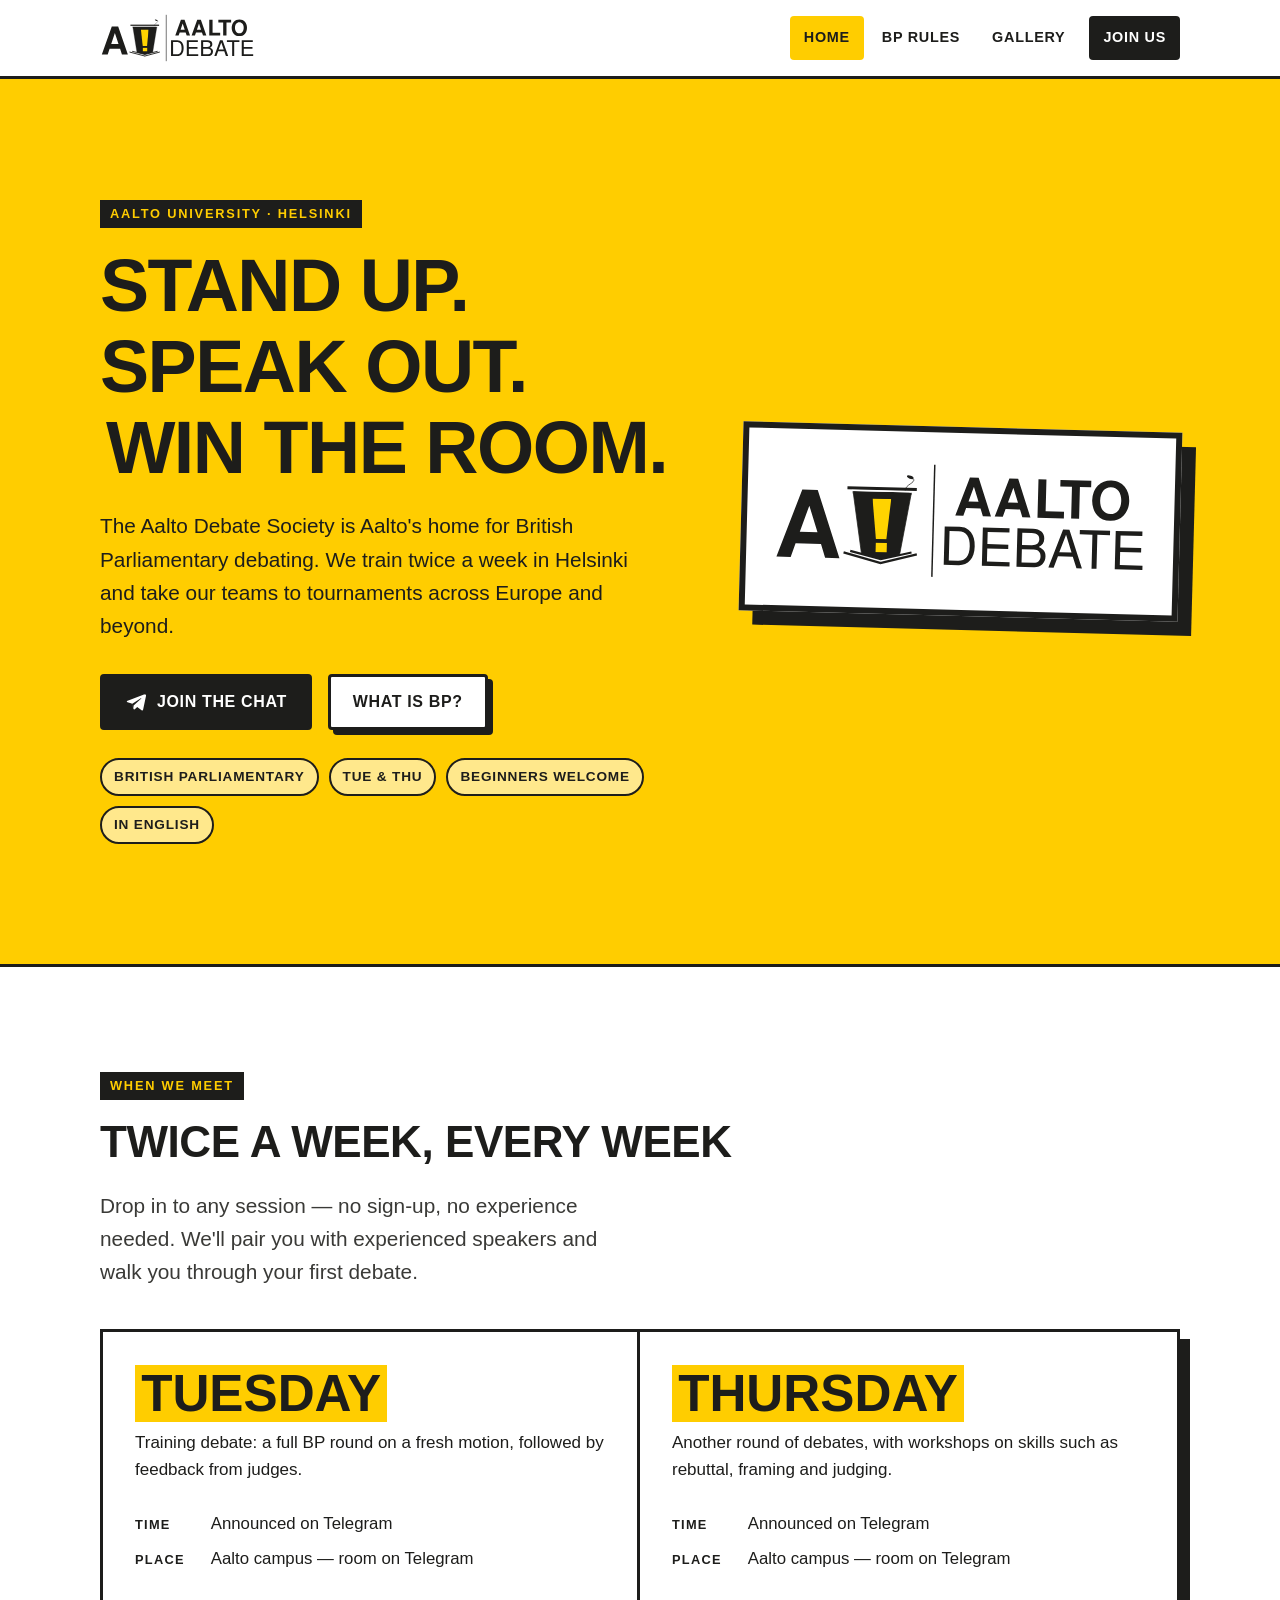
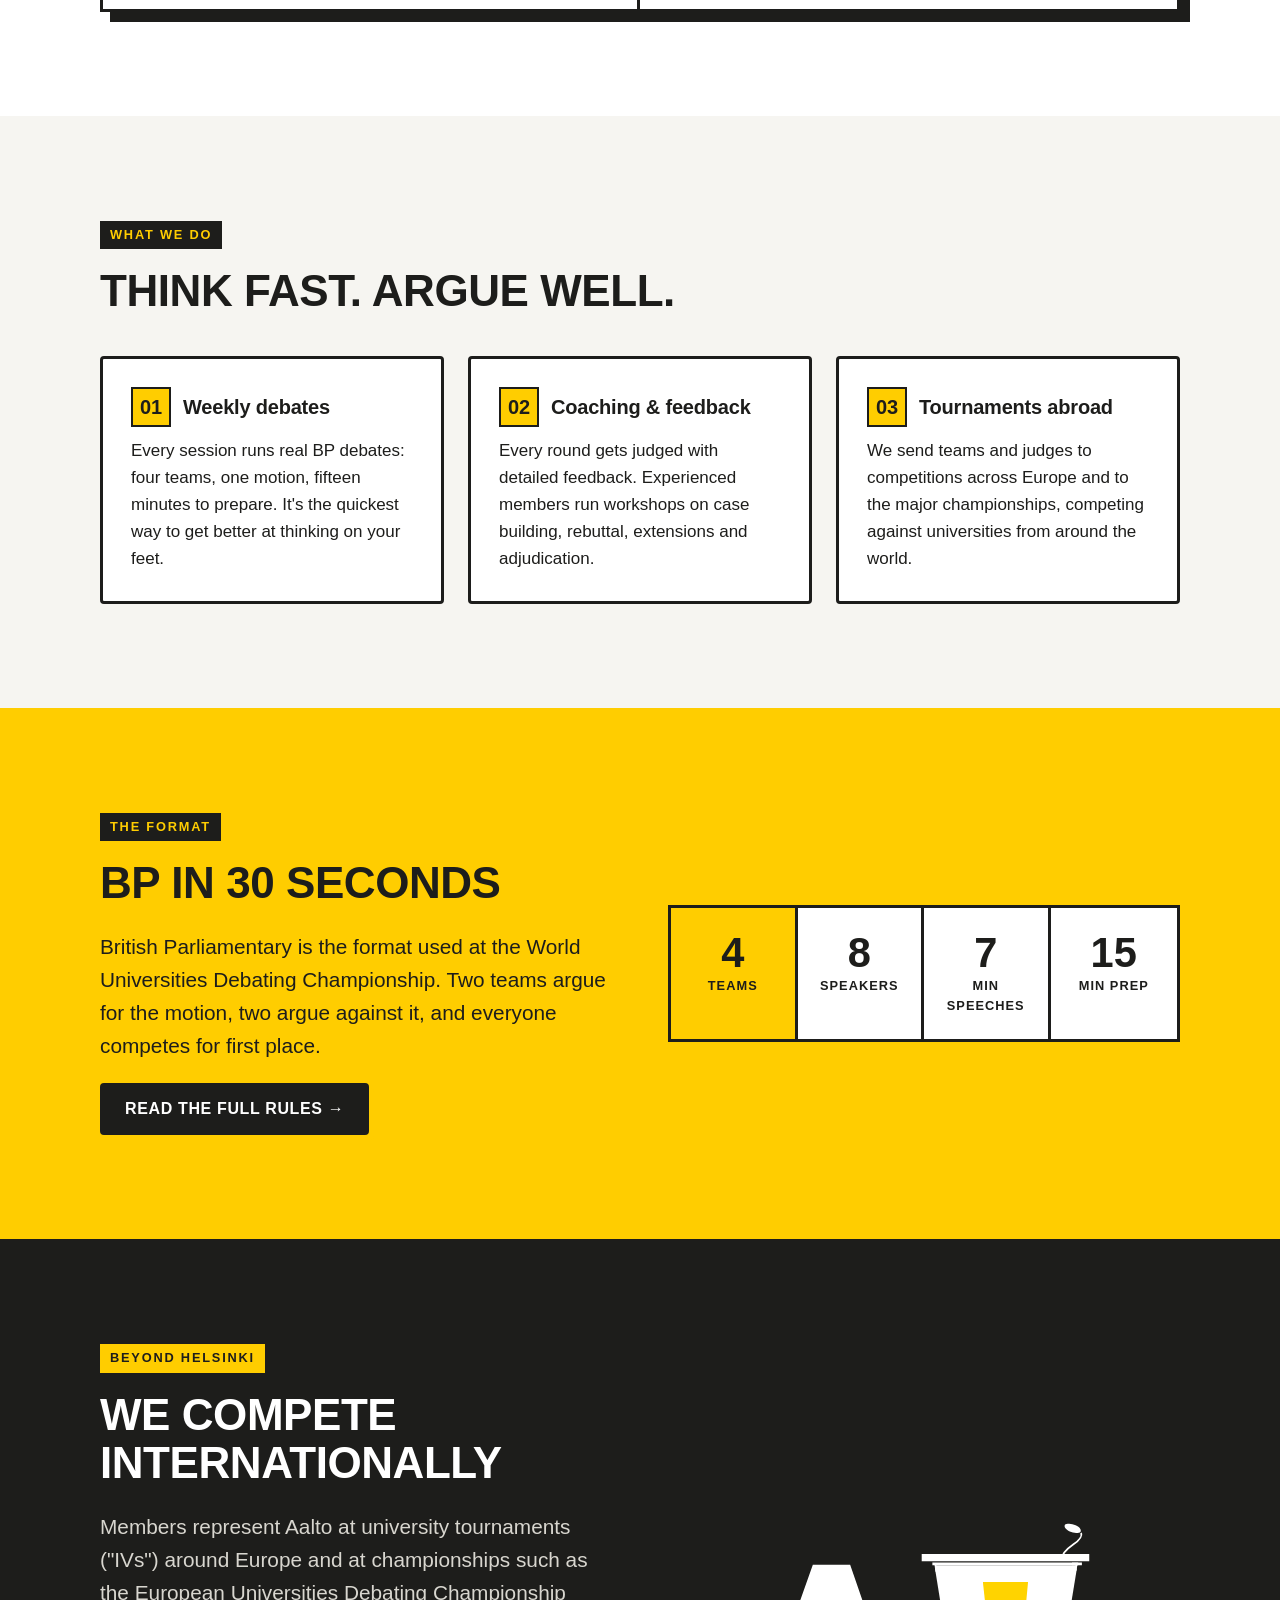
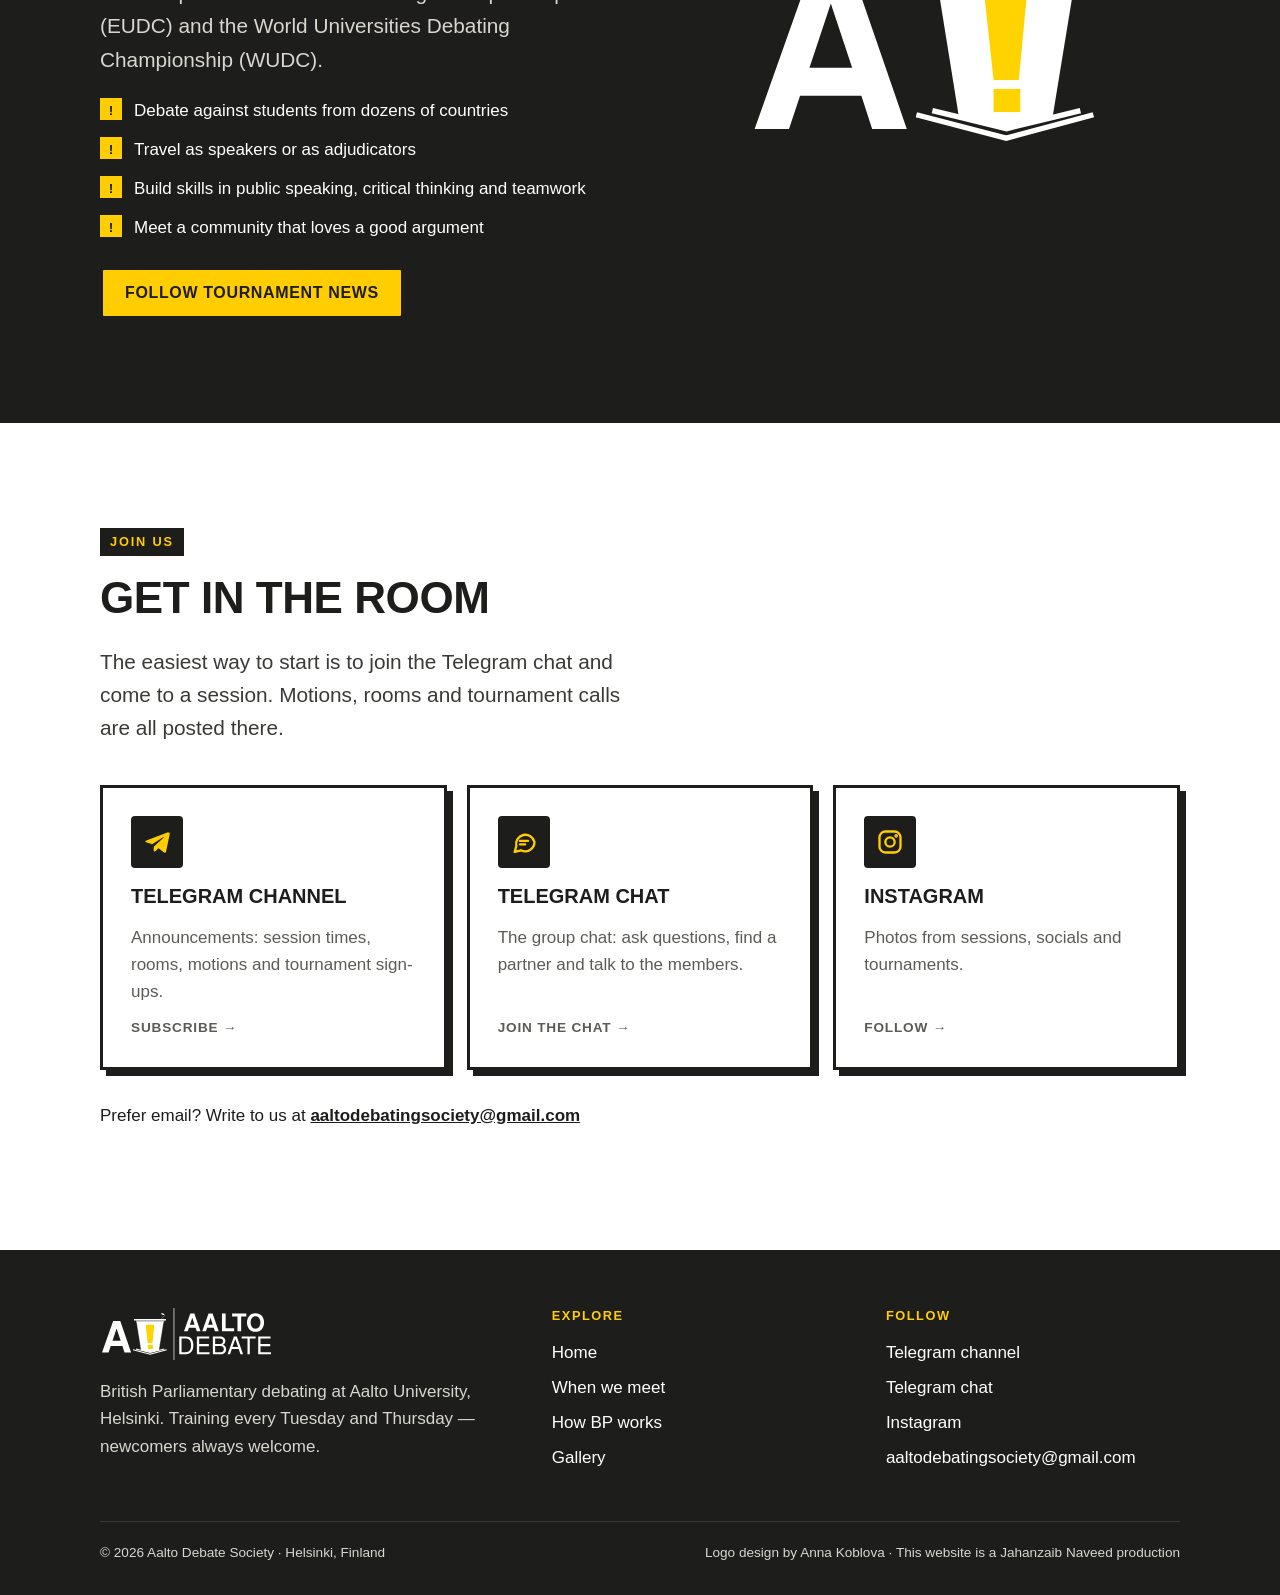
<file: index.html>
<!doctype html>
<html lang="en">
<head>
<meta charset="utf-8">
<meta name="viewport" content="width=device-width, initial-scale=1">
<title>Aalto Debate Society — British Parliamentary debating in Helsinki</title>
<meta name="description" content="The Aalto Debate Society trains in British Parliamentary (BP) debate every Tuesday and Thursday in Helsinki, Finland, and competes at international tournaments. Beginners welcome.">
<meta property="og:title" content="Aalto Debate Society">
<meta property="og:description" content="British Parliamentary debating in Helsinki. Tuesdays & Thursdays. Beginners welcome.">
<meta property="og:image" content="assets/img/og-image.png">
<meta name="theme-color" content="#FFCD00">
<link rel="icon" href="assets/img/logo-mark.svg" type="image/svg+xml">
<link rel="stylesheet" href="assets/css/style.css">
</head>
<body data-page="home">
<a class="skip" href="#main">Skip to content</a>
<header class="site-header">
  <div class="wrap">
    <a class="brand" href="index.html" aria-label="Aalto Debate Society — home"><img src="assets/img/logo.svg" alt="Aalto Debate" width="200" height="60"></a>
    <button class="menu-btn" aria-expanded="false" aria-controls="nav">Menu</button>
    <nav class="nav" id="nav" aria-label="Main">
      <a href="index.html" data-page="home" aria-current="page">Home</a>
      <a href="bp-rules.html" data-page="rules">BP Rules</a>
      <a href="gallery.html" data-page="gallery">Gallery</a>
      <a class="nav-cta" href="index.html#join">Join us</a>
    </nav>
  </div>
</header>

<main id="main">
  <!-- HERO -->
  <section class="hero">
    <div class="wrap">
      <div>
        <span class="eyebrow">Aalto University · Helsinki</span>
        <h1>Stand up.<br>Speak&nbsp;out.<br><span class="mark">Win the room.</span></h1>
        <p class="lead">The Aalto Debate Society is Aalto's home for British Parliamentary debating. We train twice a week in Helsinki and take our teams to tournaments across Europe and beyond.</p>
        <div class="btn-row">
          <a class="btn btn-dark" data-link="telegramChat" href="#join">
            <svg viewBox="0 0 24 24" fill="currentColor" aria-hidden="true"><path d="M21.4 3.6 2.9 10.7c-1.3.5-1.2 1.2-.2 1.5l4.7 1.5 1.8 5.5c.2.6.1.9.8.9.5 0 .7-.2 1-.5l2.3-2.2 4.8 3.5c.9.5 1.5.2 1.7-.8l3.1-14.7c.3-1.3-.5-1.9-1.5-1.4Zm-3.6 4.6-8.4 7.6-.3 3.4-1.6-5 9.8-6.2c.5-.3.9-.1.5.2Z"/></svg>
            Join the chat
          </a>
          <a class="btn" href="bp-rules.html">What is BP?</a>
        </div>
        <div class="hero-meta">
          <span class="chip">British Parliamentary</span>
          <span class="chip">Tue &amp; Thu</span>
          <span class="chip">Beginners welcome</span>
          <span class="chip">In English</span>
        </div>
      </div>
      <div class="hero-card" aria-hidden="true">
        <img src="assets/img/logo.svg" alt="" width="510" height="165">
      </div>
    </div>
  </section>

  <!-- MEETINGS -->
  <section id="meet">
    <div class="wrap">
      <div class="section-head">
        <span class="eyebrow">When we meet</span>
        <h2>Twice a week, every week</h2>
        <p class="lead">Drop in to any session — no sign-up, no experience needed. We'll pair you with experienced speakers and walk you through your first debate.</p>
      </div>
      <div class="meet">
        <div class="meet-day">
          <div class="day"><span>Tuesday</span></div>
          <p>Training debate: a full BP round on a fresh motion, followed by feedback from judges.</p>
          <div class="meet-info">
            <div><strong>Time</strong> <span data-meet="time">Announced on Telegram</span></div>
            <div><strong>Place</strong> <span data-meet="place">Aalto campus — room on Telegram</span></div>
          </div>
        </div>
        <div class="meet-day">
          <div class="day"><span>Thursday</span></div>
          <p>Another round of debates, with workshops on skills such as rebuttal, framing and judging.</p>
          <div class="meet-info">
            <div><strong>Time</strong> <span data-meet="time">Announced on Telegram</span></div>
            <div><strong>Place</strong> <span data-meet="place">Aalto campus — room on Telegram</span></div>
          </div>
        </div>
      </div>
    </div>
  </section>

  <!-- WHAT WE DO -->
  <section class="section-paper">
    <div class="wrap">
      <div class="section-head">
        <span class="eyebrow">What we do</span>
        <h2>Think fast. Argue well.</h2>
      </div>
      <div class="grid grid-3">
        <div class="card">
          <h3><span class="num">01</span> Weekly debates</h3>
          <p>Every session runs real BP debates: four teams, one motion, fifteen minutes to prepare. It's the quickest way to get better at thinking on your feet.</p>
        </div>
        <div class="card">
          <h3><span class="num">02</span> Coaching &amp; feedback</h3>
          <p>Every round gets judged with detailed feedback. Experienced members run workshops on case building, rebuttal, extensions and adjudication.</p>
        </div>
        <div class="card">
          <h3><span class="num">03</span> Tournaments abroad</h3>
          <p>We send teams and judges to competitions across Europe and to the major championships, competing against universities from around the world.</p>
        </div>
      </div>
    </div>
  </section>

  <!-- BP AT A GLANCE -->
  <section class="section-yellow">
    <div class="wrap">
      <div class="split">
        <div>
          <span class="eyebrow">The format</span>
          <h2>BP in 30 seconds</h2>
          <p class="lead" style="color:var(--ink)">British Parliamentary is the format used at the World Universities Debating Championship. Two teams argue for the motion, two argue against it, and everyone competes for first place.</p>
          <a class="btn btn-dark" href="bp-rules.html">Read the full rules →</a>
        </div>
        <div class="points" style="background:var(--paper);margin:0">
          <div><div class="pts">4</div><div class="rank">teams</div></div>
          <div><div class="pts">8</div><div class="rank">speakers</div></div>
          <div><div class="pts">7</div><div class="rank">min speeches</div></div>
          <div><div class="pts">15</div><div class="rank">min prep</div></div>
        </div>
      </div>
    </div>
  </section>

  <!-- TOURNAMENTS -->
  <section class="section-dark">
    <div class="wrap">
      <div class="split">
        <div>
          <span class="eyebrow" style="background:var(--yellow);color:var(--ink)">Beyond Helsinki</span>
          <h2>We compete internationally</h2>
          <p class="lead">Members represent Aalto at university tournaments ("IVs") around Europe and at championships such as the European Universities Debating Championship (EUDC) and the World Universities Debating Championship (WUDC).</p>
          <ul class="list-check">
            <li>Debate against students from dozens of countries</li>
            <li>Travel as speakers or as adjudicators</li>
            <li>Build skills in public speaking, critical thinking and teamwork</li>
            <li>Meet a community that loves a good argument</li>
          </ul>
          <a class="btn btn-primary" data-link="telegramChannel" href="#join">Follow tournament news</a>
        </div>
        <div style="display:grid;place-items:center">
          <img src="assets/img/logo-mark-inverse.svg" alt="" width="360" height="230" style="width:min(360px,80%);height:auto">
        </div>
      </div>
    </div>
  </section>

  <!-- JOIN -->
  <section id="join">
    <div class="wrap">
      <div class="section-head">
        <span class="eyebrow">Join us</span>
        <h2>Get in the room</h2>
        <p class="lead">The easiest way to start is to join the Telegram chat and come to a session. Motions, rooms and tournament calls are all posted there.</p>
      </div>
      <div class="social">
        <a data-link="telegramChannel" href="#">
          <span class="icon"><svg viewBox="0 0 24 24" fill="currentColor" aria-hidden="true"><path d="M21.4 3.6 2.9 10.7c-1.3.5-1.2 1.2-.2 1.5l4.7 1.5 1.8 5.5c.2.6.1.9.8.9.5 0 .7-.2 1-.5l2.3-2.2 4.8 3.5c.9.5 1.5.2 1.7-.8l3.1-14.7c.3-1.3-.5-1.9-1.5-1.4Zm-3.6 4.6-8.4 7.6-.3 3.4-1.6-5 9.8-6.2c.5-.3.9-.1.5.2Z"/></svg></span>
          <strong>Telegram channel</strong>
          <span>Announcements: session times, rooms, motions and tournament sign-ups.</span>
          <span class="go">Subscribe →</span>
        </a>
        <a data-link="telegramChat" href="#">
          <span class="icon"><svg viewBox="0 0 24 24" fill="none" stroke="currentColor" stroke-width="2" stroke-linecap="round" stroke-linejoin="round" aria-hidden="true"><path d="M21 12a8 8 0 0 1-11.6 7.1L4 20.5l1.4-4.9A8 8 0 1 1 21 12Z"/><path d="M8.5 11h7M8.5 14h4.5"/></svg></span>
          <strong>Telegram chat</strong>
          <span>The group chat: ask questions, find a partner and talk to the members.</span>
          <span class="go">Join the chat →</span>
        </a>
        <a data-link="instagram" href="#">
          <span class="icon"><svg viewBox="0 0 24 24" fill="none" stroke="currentColor" stroke-width="2" stroke-linecap="round" aria-hidden="true"><rect x="3" y="3" width="18" height="18" rx="5"/><circle cx="12" cy="12" r="4"/><circle cx="17.3" cy="6.7" r=".6" fill="currentColor"/></svg></span>
          <strong>Instagram</strong>
          <span>Photos from sessions, socials and tournaments.</span>
          <span class="go">Follow →</span>
        </a>
      </div>
      <p style="margin-top:32px">Prefer email? Write to us at <a data-link="email" href="#"><strong>aaltodebatingsociety@gmail.com</strong></a></p>
    </div>
  </section>
</main>

<footer class="site-footer">
  <div class="wrap">
    <div class="footer-grid">
      <div>
        <img src="assets/img/logo-inverse.svg" alt="Aalto Debate" width="190" height="56">
        <p>British Parliamentary debating at Aalto University, Helsinki. Training every Tuesday and Thursday — newcomers always welcome.</p>
      </div>
      <div>
        <h4>Explore</h4>
        <ul>
          <li><a href="index.html">Home</a></li>
          <li><a href="index.html#meet">When we meet</a></li>
          <li><a href="bp-rules.html">How BP works</a></li>
          <li><a href="gallery.html">Gallery</a></li>
        </ul>
      </div>
      <div>
        <h4>Follow</h4>
        <ul>
          <li><a data-link="telegramChannel" href="#">Telegram channel</a></li>
          <li><a data-link="telegramChat" href="#">Telegram chat</a></li>
          <li><a data-link="instagram" href="#">Instagram</a></li>
          <li><a data-link="email" href="#">aaltodebatingsociety@gmail.com</a></li>
        </ul>
      </div>
    </div>
    <div class="footer-bottom">
      <span>© <span data-year>2026</span> Aalto Debate Society · Helsinki, Finland</span>
      <span>Logo design by Anna Koblova · This website is a Jahanzaib Naveed production</span>
    </div>
  </div>
</footer>
<script src="assets/js/config.js"></script>
<script src="assets/js/main.js"></script>
</body>
</html>
</file>
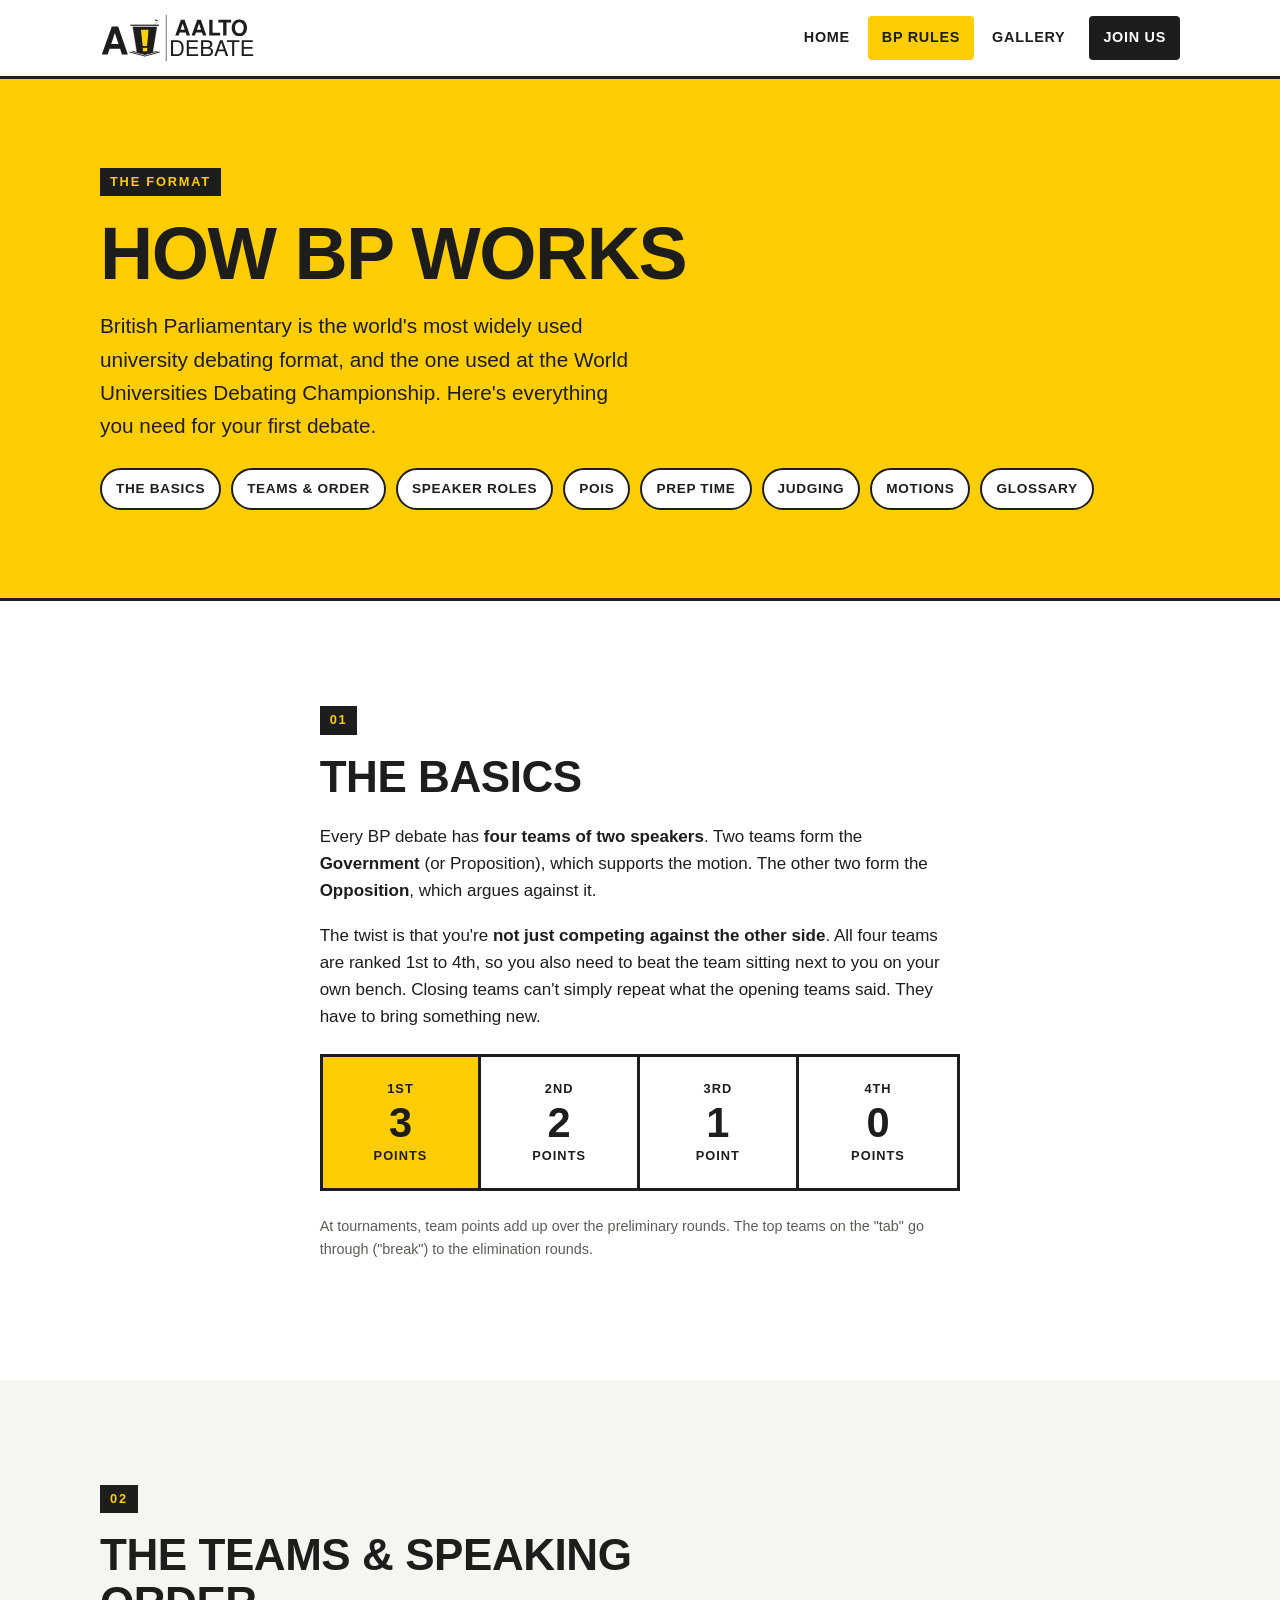
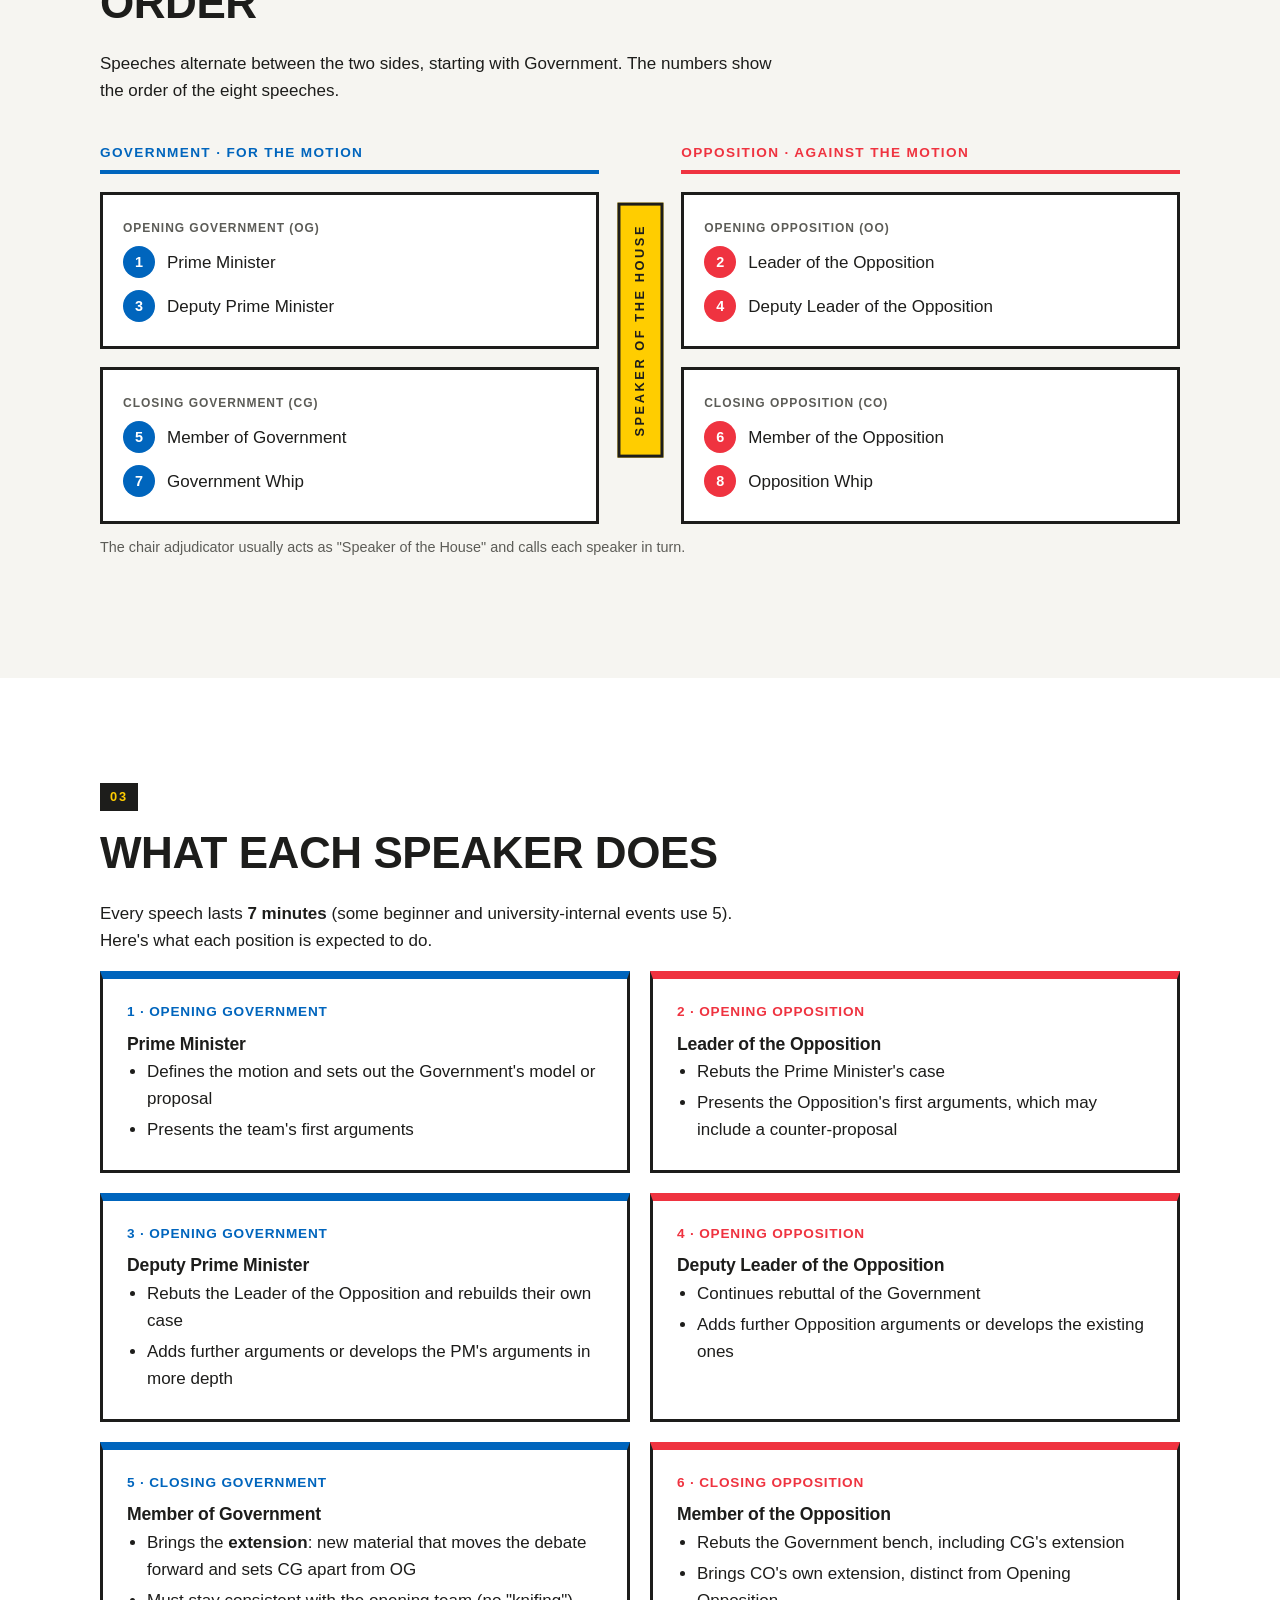
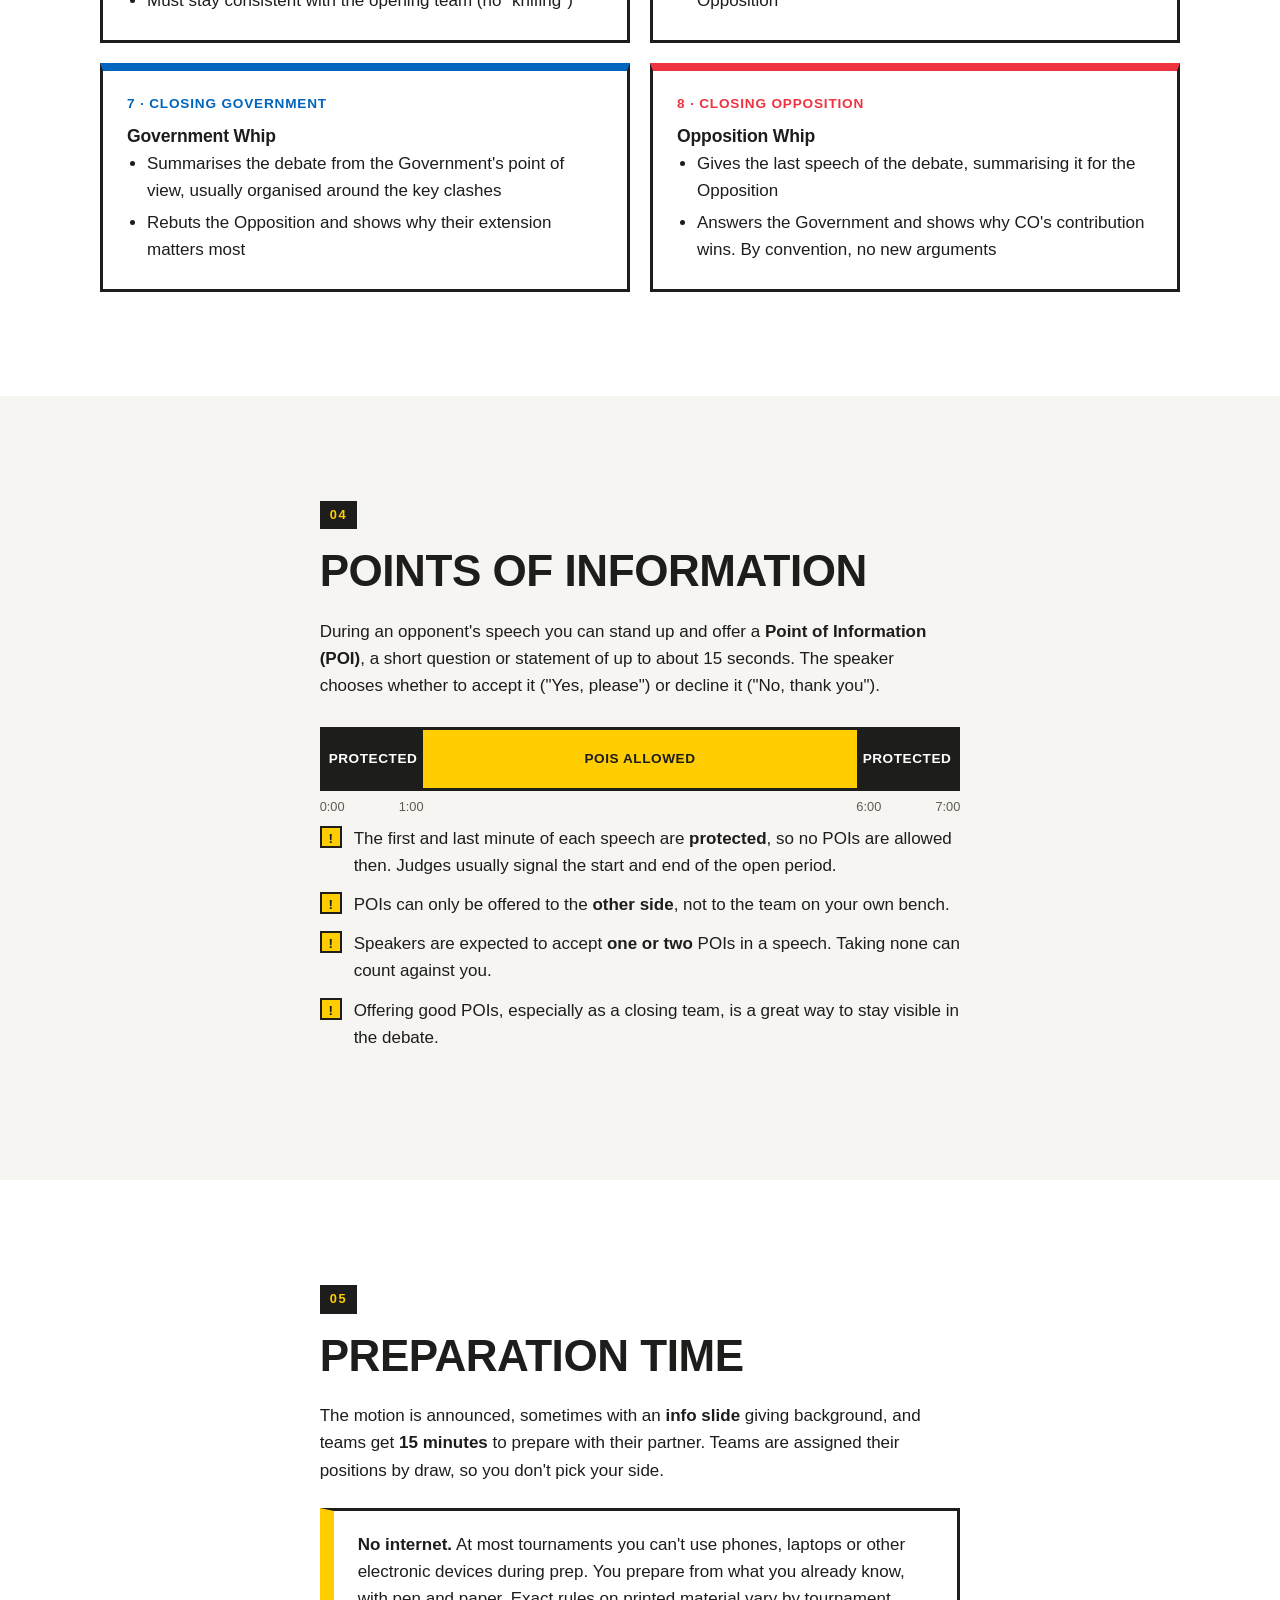
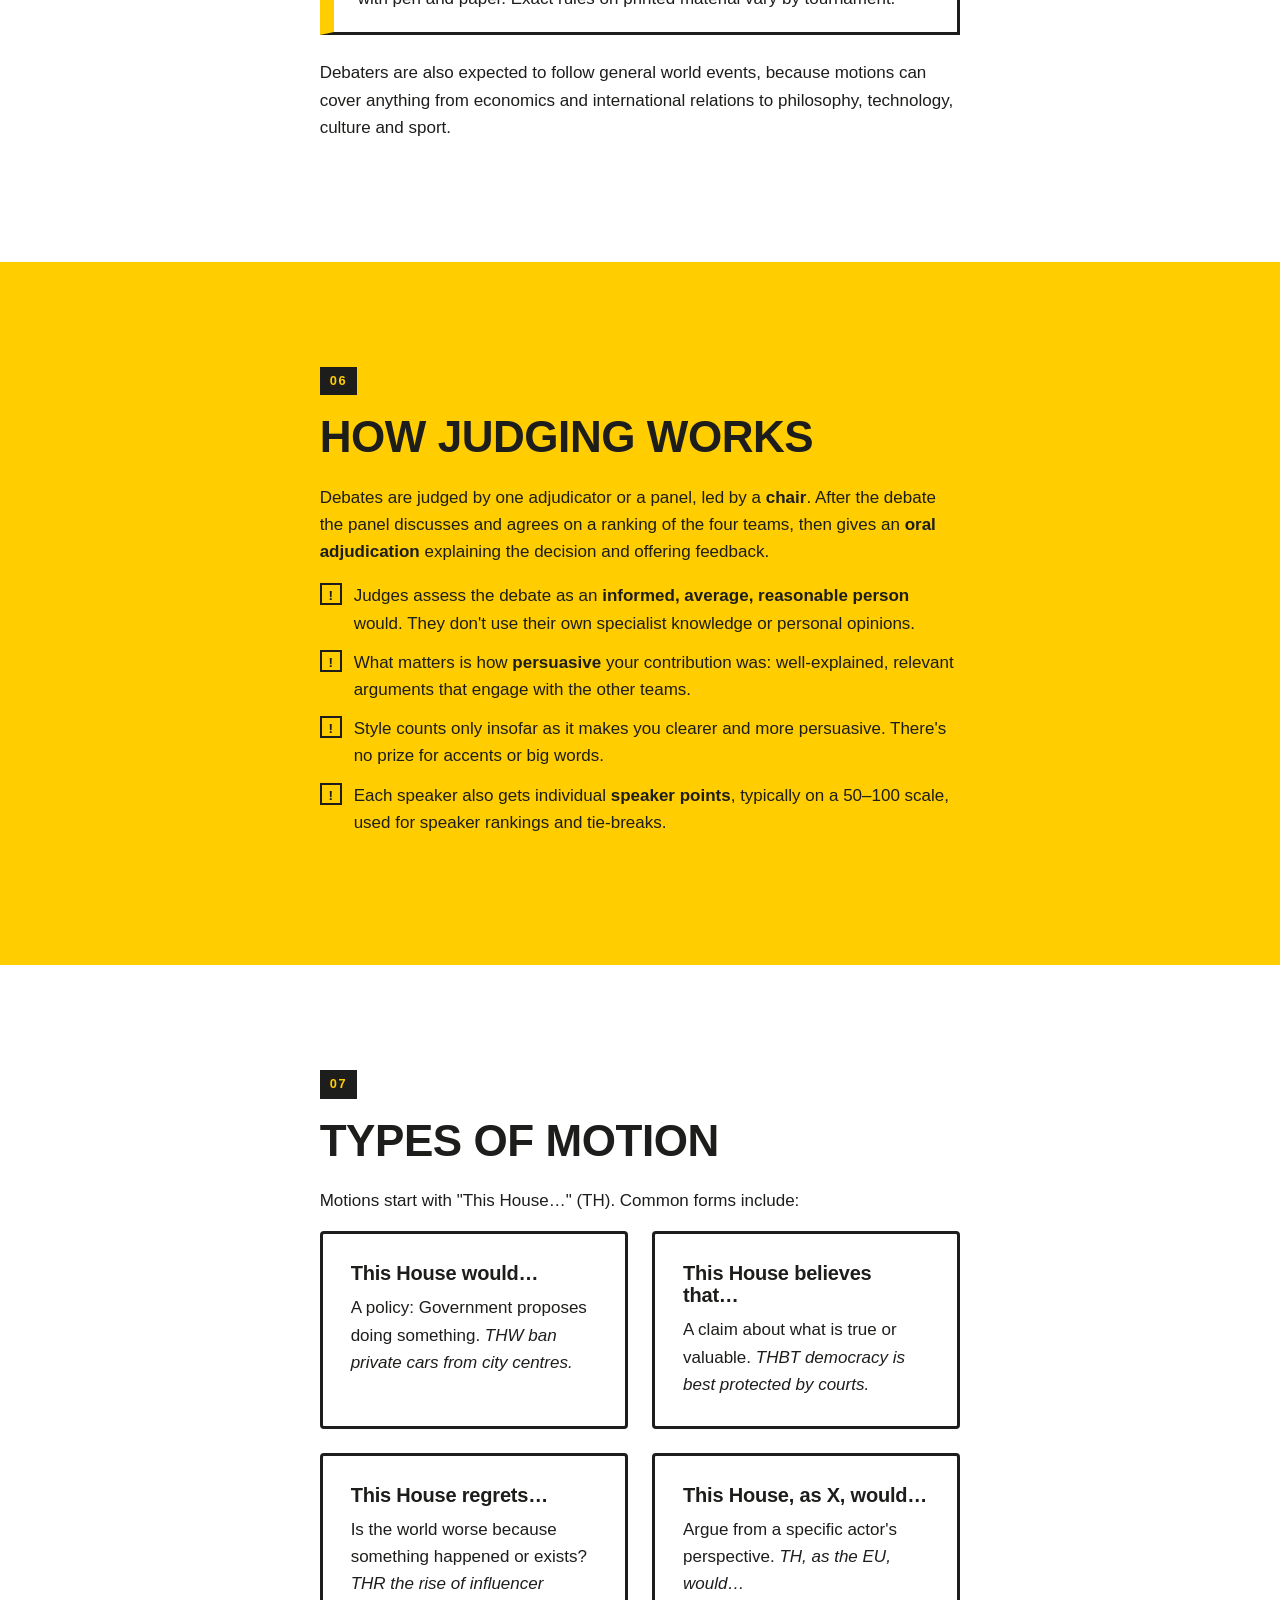
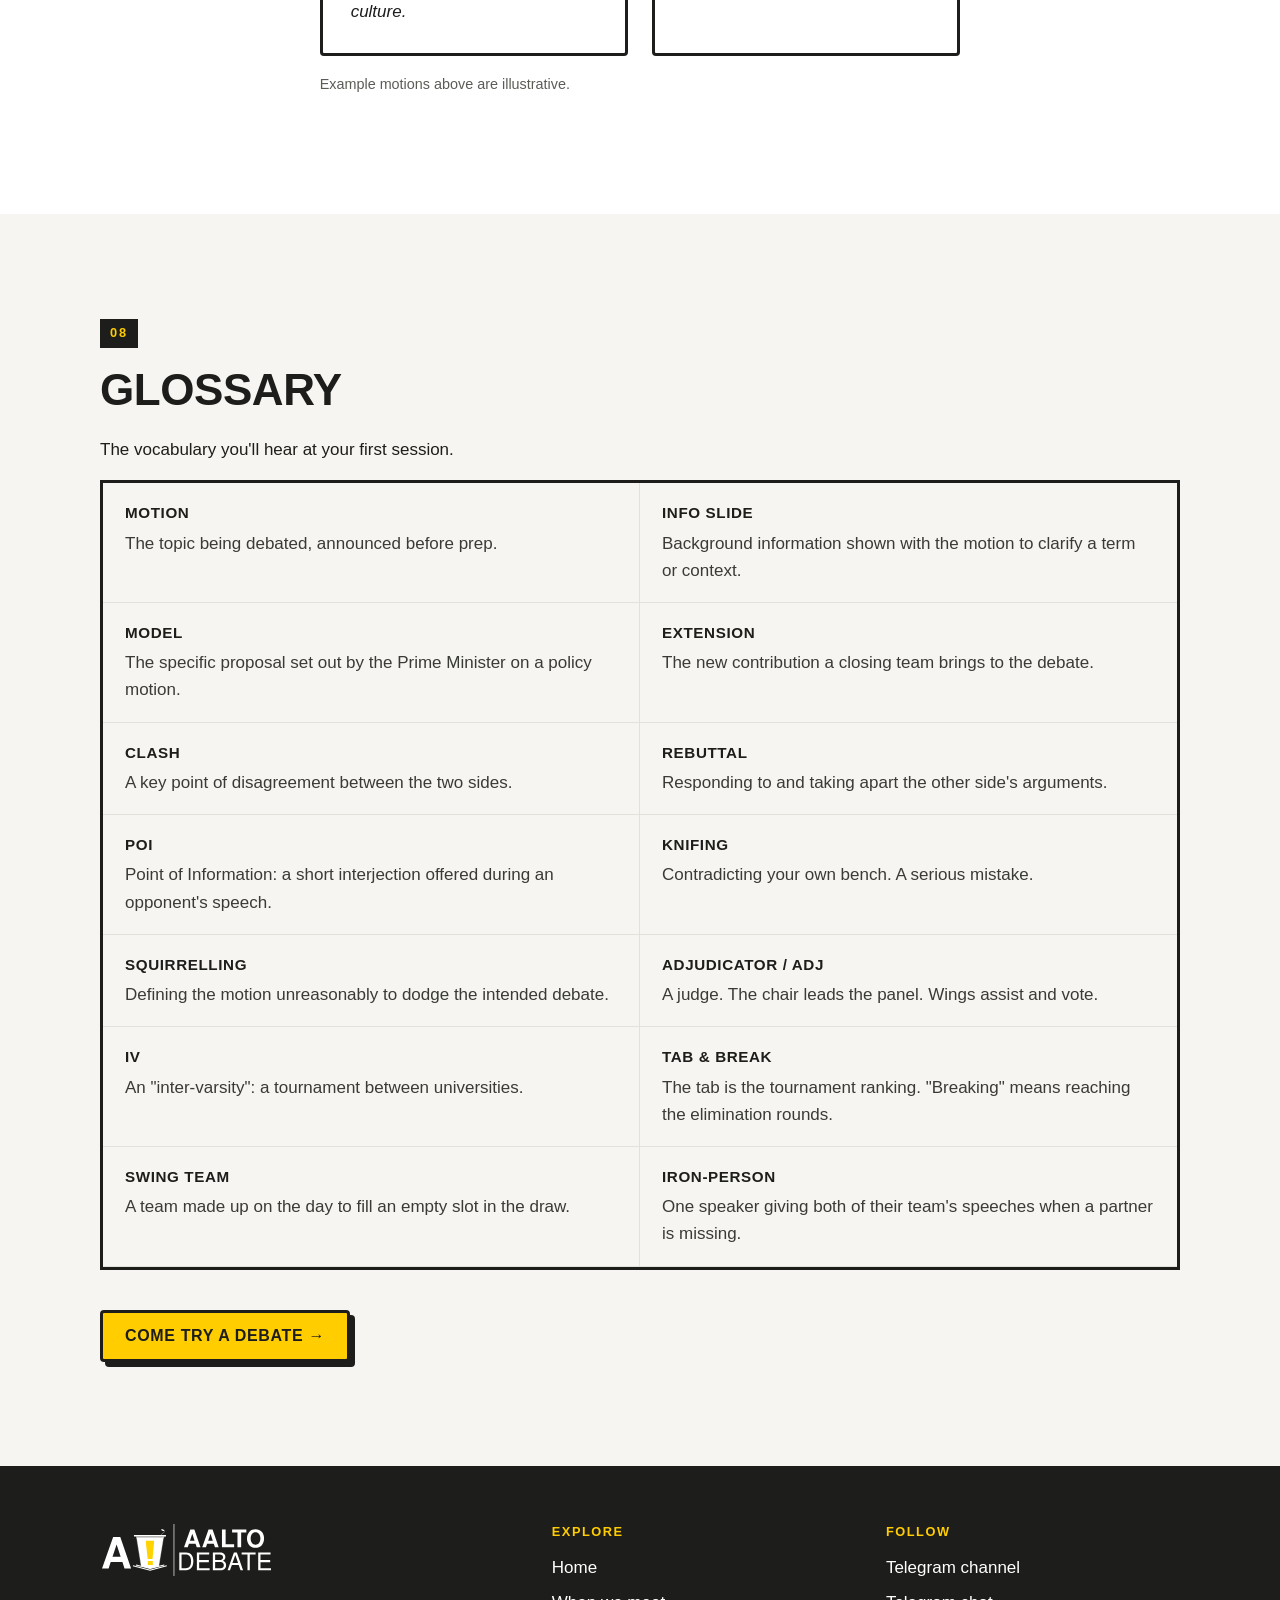
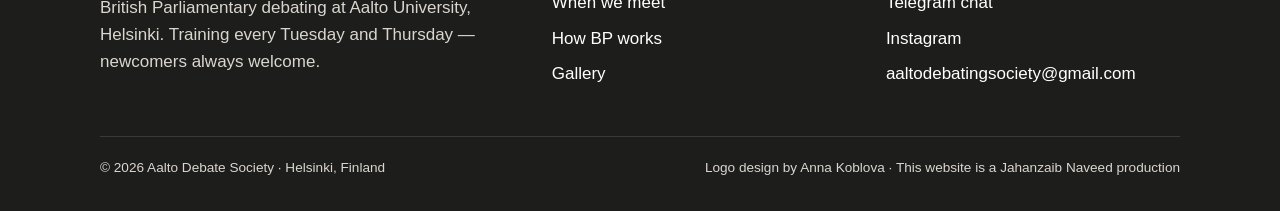
<file: bp-rules.html>
<!doctype html>
<html lang="en">
<head>
<meta charset="utf-8">
<meta name="viewport" content="width=device-width, initial-scale=1">
<title>How BP Debate Works — Aalto Debate Society</title>
<meta name="description" content="A beginner-friendly guide to British Parliamentary (BP) debate: the four teams, speaking order, speaker roles, points of information, judging and key vocabulary.">
<meta name="theme-color" content="#FFCD00">
<link rel="icon" href="assets/img/logo-mark.svg" type="image/svg+xml">
<link rel="stylesheet" href="assets/css/style.css">
</head>
<body data-page="rules">
<a class="skip" href="#main">Skip to content</a>
<header class="site-header">
  <div class="wrap">
    <a class="brand" href="index.html" aria-label="Aalto Debate Society — home"><img src="assets/img/logo.svg" alt="Aalto Debate" width="200" height="60"></a>
    <button class="menu-btn" aria-expanded="false" aria-controls="nav">Menu</button>
    <nav class="nav" id="nav" aria-label="Main">
      <a href="index.html" data-page="home">Home</a>
      <a href="bp-rules.html" data-page="rules" aria-current="page">BP Rules</a>
      <a href="gallery.html" data-page="gallery">Gallery</a>
      <a class="nav-cta" href="index.html#join">Join us</a>
    </nav>
  </div>
</header>

<main id="main">
  <header class="page-head">
    <div class="wrap">
      <span class="eyebrow">The format</span>
      <h1>How BP works</h1>
      <p class="lead" style="color:var(--ink)">British Parliamentary is the world's most widely used university debating format, and the one used at the World Universities Debating Championship. Here's everything you need for your first debate.</p>
      <nav class="toc" aria-label="On this page">
        <a href="#basics">The basics</a>
        <a href="#teams">Teams &amp; order</a>
        <a href="#roles">Speaker roles</a>
        <a href="#pois">POIs</a>
        <a href="#prep">Prep time</a>
        <a href="#judging">Judging</a>
        <a href="#motions">Motions</a>
        <a href="#glossary">Glossary</a>
      </nav>
    </div>
  </header>

  <!-- BASICS -->
  <section id="basics">
    <div class="wrap prose">
      <span class="eyebrow">01</span>
      <h2>The basics</h2>
      <p>Every BP debate has <strong>four teams of two speakers</strong>. Two teams form the <strong>Government</strong> (or Proposition), which supports the motion. The other two form the <strong>Opposition</strong>, which argues against it.</p>
      <p>The twist is that you're <strong>not just competing against the other side</strong>. All four teams are ranked 1st to 4th, so you also need to beat the team sitting next to you on your own bench. Closing teams can't simply repeat what the opening teams said. They have to bring something new.</p>
      <div class="points" aria-label="Team points per ranking">
        <div><div class="rank">1st</div><div class="pts">3</div><div class="rank">points</div></div>
        <div><div class="rank">2nd</div><div class="pts">2</div><div class="rank">points</div></div>
        <div><div class="rank">3rd</div><div class="pts">1</div><div class="rank">point</div></div>
        <div><div class="rank">4th</div><div class="pts">0</div><div class="rank">points</div></div>
      </div>
      <p class="caption">At tournaments, team points add up over the preliminary rounds. The top teams on the "tab" go through ("break") to the elimination rounds.</p>
    </div>
  </section>

  <!-- TEAMS & ORDER -->
  <section id="teams" class="section-paper">
    <div class="wrap">
      <div class="prose">
        <span class="eyebrow">02</span>
        <h2>The teams &amp; speaking order</h2>
        <p>Speeches alternate between the two sides, starting with Government. The numbers show the order of the eight speeches.</p>
      </div>

      <div class="chamber">
        <div class="bench gov">
          <div class="bench-label">Government · for the motion</div>
          <div class="team">
            <span class="tag">Opening Government (OG)</span>
            <div class="speaker"><b>1</b> Prime Minister</div>
            <div class="speaker"><b>3</b> Deputy Prime Minister</div>
          </div>
          <div class="team">
            <span class="tag">Closing Government (CG)</span>
            <div class="speaker"><b>5</b> Member of Government</div>
            <div class="speaker"><b>7</b> Government Whip</div>
          </div>
        </div>
        <div class="chair-col"><div class="chair">Speaker of the House</div></div>
        <div class="bench opp">
          <div class="bench-label">Opposition · against the motion</div>
          <div class="team">
            <span class="tag">Opening Opposition (OO)</span>
            <div class="speaker"><b>2</b> Leader of the Opposition</div>
            <div class="speaker"><b>4</b> Deputy Leader of the Opposition</div>
          </div>
          <div class="team">
            <span class="tag">Closing Opposition (CO)</span>
            <div class="speaker"><b>6</b> Member of the Opposition</div>
            <div class="speaker"><b>8</b> Opposition Whip</div>
          </div>
        </div>
      </div>
      <p class="caption">The chair adjudicator usually acts as "Speaker of the House" and calls each speaker in turn.</p>
    </div>
  </section>

  <!-- ROLES -->
  <section id="roles">
    <div class="wrap">
      <div class="prose">
        <span class="eyebrow">03</span>
        <h2>What each speaker does</h2>
        <p>Every speech lasts <strong>7 minutes</strong> (some beginner and university-internal events use 5). Here's what each position is expected to do.</p>
      </div>
      <div class="roles">
        <div class="role gov">
          <div class="who">1 · Opening Government</div>
          <h3>Prime Minister</h3>
          <ul>
            <li>Defines the motion and sets out the Government's model or proposal</li>
            <li>Presents the team's first arguments</li>
          </ul>
        </div>
        <div class="role opp">
          <div class="who">2 · Opening Opposition</div>
          <h3>Leader of the Opposition</h3>
          <ul>
            <li>Rebuts the Prime Minister's case</li>
            <li>Presents the Opposition's first arguments, which may include a counter-proposal</li>
          </ul>
        </div>
        <div class="role gov">
          <div class="who">3 · Opening Government</div>
          <h3>Deputy Prime Minister</h3>
          <ul>
            <li>Rebuts the Leader of the Opposition and rebuilds their own case</li>
            <li>Adds further arguments or develops the PM's arguments in more depth</li>
          </ul>
        </div>
        <div class="role opp">
          <div class="who">4 · Opening Opposition</div>
          <h3>Deputy Leader of the Opposition</h3>
          <ul>
            <li>Continues rebuttal of the Government</li>
            <li>Adds further Opposition arguments or develops the existing ones</li>
          </ul>
        </div>
        <div class="role gov">
          <div class="who">5 · Closing Government</div>
          <h3>Member of Government</h3>
          <ul>
            <li>Brings the <strong>extension</strong>: new material that moves the debate forward and sets CG apart from OG</li>
            <li>Must stay consistent with the opening team (no "knifing")</li>
          </ul>
        </div>
        <div class="role opp">
          <div class="who">6 · Closing Opposition</div>
          <h3>Member of the Opposition</h3>
          <ul>
            <li>Rebuts the Government bench, including CG's extension</li>
            <li>Brings CO's own extension, distinct from Opening Opposition</li>
          </ul>
        </div>
        <div class="role gov">
          <div class="who">7 · Closing Government</div>
          <h3>Government Whip</h3>
          <ul>
            <li>Summarises the debate from the Government's point of view, usually organised around the key clashes</li>
            <li>Rebuts the Opposition and shows why their extension matters most</li>
          </ul>
        </div>
        <div class="role opp">
          <div class="who">8 · Closing Opposition</div>
          <h3>Opposition Whip</h3>
          <ul>
            <li>Gives the last speech of the debate, summarising it for the Opposition</li>
            <li>Answers the Government and shows why CO's contribution wins. By convention, no new arguments</li>
          </ul>
        </div>
      </div>
    </div>
  </section>

  <!-- POIS -->
  <section id="pois" class="section-paper">
    <div class="wrap prose">
      <span class="eyebrow">04</span>
      <h2>Points of Information</h2>
      <p>During an opponent's speech you can stand up and offer a <strong>Point of Information (POI)</strong>, a short question or statement of up to about 15 seconds. The speaker chooses whether to accept it ("Yes, please") or decline it ("No, thank you").</p>
      <div class="timeline" aria-label="Speech timeline: first and last minute are protected, POIs allowed from 1:00 to 6:00">
        <div class="timeline-bar">
          <div class="protected">Protected</div>
          <div class="open">POIs allowed</div>
          <div class="protected">Protected</div>
        </div>
        <div class="timeline-scale">
          <span style="left:0">0:00</span><span style="left:14.2857%">1:00</span><span style="left:85.7143%">6:00</span><span style="left:100%">7:00</span>
        </div>
      </div>
      <ul class="list-check">
        <li>The first and last minute of each speech are <strong>protected</strong>, so no POIs are allowed then. Judges usually signal the start and end of the open period.</li>
        <li>POIs can only be offered to the <strong>other side</strong>, not to the team on your own bench.</li>
        <li>Speakers are expected to accept <strong>one or two</strong> POIs in a speech. Taking none can count against you.</li>
        <li>Offering good POIs, especially as a closing team, is a great way to stay visible in the debate.</li>
      </ul>
    </div>
  </section>

  <!-- PREP -->
  <section id="prep">
    <div class="wrap prose">
      <span class="eyebrow">05</span>
      <h2>Preparation time</h2>
      <p>The motion is announced, sometimes with an <strong>info slide</strong> giving background, and teams get <strong>15 minutes</strong> to prepare with their partner. Teams are assigned their positions by draw, so you don't pick your side.</p>
      <div class="callout">
        <p><strong>No internet.</strong> At most tournaments you can't use phones, laptops or other electronic devices during prep. You prepare from what you already know, with pen and paper. Exact rules on printed material vary by tournament.</p>
      </div>
      <p>Debaters are also expected to follow general world events, because motions can cover anything from economics and international relations to philosophy, technology, culture and sport.</p>
    </div>
  </section>

  <!-- JUDGING -->
  <section id="judging" class="section-yellow">
    <div class="wrap prose">
      <span class="eyebrow">06</span>
      <h2>How judging works</h2>
      <p>Debates are judged by one adjudicator or a panel, led by a <strong>chair</strong>. After the debate the panel discusses and agrees on a ranking of the four teams, then gives an <strong>oral adjudication</strong> explaining the decision and offering feedback.</p>
      <ul class="list-check">
        <li>Judges assess the debate as an <strong>informed, average, reasonable person</strong> would. They don't use their own specialist knowledge or personal opinions.</li>
        <li>What matters is how <strong>persuasive</strong> your contribution was: well-explained, relevant arguments that engage with the other teams.</li>
        <li>Style counts only insofar as it makes you clearer and more persuasive. There's no prize for accents or big words.</li>
        <li>Each speaker also gets individual <strong>speaker points</strong>, typically on a 50–100 scale, used for speaker rankings and tie-breaks.</li>
      </ul>
    </div>
  </section>

  <!-- MOTIONS -->
  <section id="motions">
    <div class="wrap prose">
      <span class="eyebrow">07</span>
      <h2>Types of motion</h2>
      <p>Motions start with "This House…" (TH). Common forms include:</p>
      <div class="grid grid-2" style="margin-bottom:1em">
        <div class="card"><h3>This House would…</h3><p>A policy: Government proposes doing something. <em>THW ban private cars from city centres.</em></p></div>
        <div class="card"><h3>This House believes that…</h3><p>A claim about what is true or valuable. <em>THBT democracy is best protected by courts.</em></p></div>
        <div class="card"><h3>This House regrets…</h3><p>Is the world worse because something happened or exists? <em>THR the rise of influencer culture.</em></p></div>
        <div class="card"><h3>This House, as X, would…</h3><p>Argue from a specific actor's perspective. <em>TH, as the EU, would…</em></p></div>
      </div>
      <p class="caption">Example motions above are illustrative.</p>
    </div>
  </section>

  <!-- GLOSSARY -->
  <section id="glossary" class="section-paper">
    <div class="wrap">
      <div class="prose">
        <span class="eyebrow">08</span>
        <h2>Glossary</h2>
        <p>The vocabulary you'll hear at your first session.</p>
      </div>
      <dl class="glossary">
        <div><dt>Motion</dt><dd>The topic being debated, announced before prep.</dd></div>
        <div><dt>Info slide</dt><dd>Background information shown with the motion to clarify a term or context.</dd></div>
        <div><dt>Model</dt><dd>The specific proposal set out by the Prime Minister on a policy motion.</dd></div>
        <div><dt>Extension</dt><dd>The new contribution a closing team brings to the debate.</dd></div>
        <div><dt>Clash</dt><dd>A key point of disagreement between the two sides.</dd></div>
        <div><dt>Rebuttal</dt><dd>Responding to and taking apart the other side's arguments.</dd></div>
        <div><dt>POI</dt><dd>Point of Information: a short interjection offered during an opponent's speech.</dd></div>
        <div><dt>Knifing</dt><dd>Contradicting your own bench. A serious mistake.</dd></div>
        <div><dt>Squirrelling</dt><dd>Defining the motion unreasonably to dodge the intended debate.</dd></div>
        <div><dt>Adjudicator / Adj</dt><dd>A judge. The chair leads the panel. Wings assist and vote.</dd></div>
        <div><dt>IV</dt><dd>An "inter-varsity": a tournament between universities.</dd></div>
        <div><dt>Tab &amp; Break</dt><dd>The tab is the tournament ranking. "Breaking" means reaching the elimination rounds.</dd></div>
        <div><dt>Swing team</dt><dd>A team made up on the day to fill an empty slot in the draw.</dd></div>
        <div><dt>Iron-person</dt><dd>One speaker giving both of their team's speeches when a partner is missing.</dd></div>
      </dl>
      <div class="btn-row" style="margin-top:40px">
        <a class="btn btn-primary" href="index.html#join">Come try a debate →</a>
      </div>
    </div>
  </section>
</main>

<footer class="site-footer">
  <div class="wrap">
    <div class="footer-grid">
      <div>
        <img src="assets/img/logo-inverse.svg" alt="Aalto Debate" width="190" height="56">
        <p>British Parliamentary debating at Aalto University, Helsinki. Training every Tuesday and Thursday — newcomers always welcome.</p>
      </div>
      <div>
        <h4>Explore</h4>
        <ul>
          <li><a href="index.html">Home</a></li>
          <li><a href="index.html#meet">When we meet</a></li>
          <li><a href="bp-rules.html">How BP works</a></li>
          <li><a href="gallery.html">Gallery</a></li>
        </ul>
      </div>
      <div>
        <h4>Follow</h4>
        <ul>
          <li><a data-link="telegramChannel" href="#">Telegram channel</a></li>
          <li><a data-link="telegramChat" href="#">Telegram chat</a></li>
          <li><a data-link="instagram" href="#">Instagram</a></li>
          <li><a data-link="email" href="#">aaltodebatingsociety@gmail.com</a></li>
        </ul>
      </div>
    </div>
    <div class="footer-bottom">
      <span>© <span data-year>2026</span> Aalto Debate Society · Helsinki, Finland</span>
      <span>Logo design by Anna Koblova · This website is a Jahanzaib Naveed production</span>
    </div>
  </div>
</footer>
<script src="assets/js/config.js"></script>
<script src="assets/js/main.js"></script>
</body>
</html>
</file>
<file: assets/css/style.css>
/* Aalto Debate Society — brand: Pantone 116 C yellow + black, Nimbus Sans (Helvetica family) */
:root {
  --yellow: #FFCD00;       /* Pantone 116 C — RGB 255,205,0 */
  --yellow-soft: #FFF4C2;
  --ink: #1D1D1B;          /* logo black */
  --ink-2: #3a3a37;
  --muted: #5c5c57;
  --paper: #FFFFFF;
  --paper-2: #F6F5F1;
  --line: #E3E1DA;
  /* Aalto University accent palette, used sparingly for Gov/Opp colour-coding */
  --gov: #0065BD;          /* Pantone 300 C */
  --opp: #EF3340;          /* Pantone 032 C */
  --radius: 4px;
  --border: 3px solid var(--ink);
  --max: 1120px;
  --font: "Nimbus Sans", "Nimbus Sans L", "Helvetica Neue", Helvetica, Arial, system-ui, sans-serif;
}

*, *::before, *::after { box-sizing: border-box; }
html { scroll-behavior: smooth; -webkit-text-size-adjust: 100%; }
body {
  margin: 0;
  font-family: var(--font);
  font-size: 1.0625rem;
  line-height: 1.6;
  color: var(--ink);
  background: var(--paper);
  text-rendering: optimizeLegibility;
}
img { max-width: 100%; display: block; }
a { color: inherit; }
:focus-visible { outline: 3px solid var(--yellow); outline-offset: 3px; box-shadow: 0 0 0 6px var(--ink); }

.wrap { width: 100%; max-width: var(--max); margin: 0 auto; padding: 0 20px; }
.skip { position: absolute; left: -999px; top: 0; background: var(--yellow); padding: 8px 14px; z-index: 100; font-weight: 700; }
.skip:focus { left: 12px; top: 12px; }

h1, h2, h3 { line-height: 1.1; margin: 0 0 .5em; letter-spacing: -0.01em; }
h1 { font-size: clamp(2.4rem, 6.5vw, 4.6rem); font-weight: 800; text-transform: uppercase; letter-spacing: -0.02em; }
h2 { font-size: clamp(1.8rem, 4vw, 2.75rem); font-weight: 800; text-transform: uppercase; }
h3 { font-size: 1.25rem; font-weight: 700; }
p { margin: 0 0 1em; }
.lead { font-size: clamp(1.1rem, 2vw, 1.3rem); color: var(--ink-2); max-width: 46ch; }
.eyebrow { display: inline-block; font-size: .8rem; font-weight: 700; letter-spacing: .14em; text-transform: uppercase; background: var(--ink); color: var(--yellow); padding: 4px 10px; margin-bottom: 18px; }
.mark { background: linear-gradient(transparent 58%, var(--yellow) 58%); padding: 0 .08em; }

/* ---------- Header ---------- */
.site-header { position: sticky; top: 0; z-index: 50; background: var(--paper); border-bottom: var(--border); }
.site-header .wrap { display: flex; align-items: center; justify-content: space-between; gap: 16px; min-height: 76px; }
.brand { display: flex; align-items: center; text-decoration: none; }
.brand img { height: 50px; width: auto; }
.nav { display: flex; align-items: center; gap: 4px; }
.nav a { text-decoration: none; font-weight: 700; text-transform: uppercase; font-size: .9rem; letter-spacing: .05em; padding: 10px 14px; border-radius: var(--radius); }
.nav a:hover { background: var(--yellow-soft); }
.nav a[aria-current="page"] { background: var(--yellow); }
.nav .nav-cta { background: var(--ink); color: var(--paper); margin-left: 6px; }
.nav .nav-cta:hover { background: var(--ink-2); }
.menu-btn { display: none; background: none; border: var(--border); border-radius: var(--radius); padding: 8px 12px; font: 700 .85rem var(--font); text-transform: uppercase; letter-spacing: .06em; cursor: pointer; color: var(--ink); }

@media (max-width: 760px) {
  .brand img { height: 40px; }
  .menu-btn { display: inline-block; }
  .nav { display: none; position: absolute; left: 0; right: 0; top: 100%; background: var(--paper); border-bottom: var(--border); flex-direction: column; align-items: stretch; padding: 10px 16px 16px; gap: 2px; }
  .nav.open { display: flex; }
  .nav a { padding: 14px 12px; }
  .nav .nav-cta { margin: 8px 0 0; text-align: center; }
}

/* ---------- Buttons ---------- */
.btn { display: inline-flex; align-items: center; gap: 10px; font: 700 1rem var(--font); text-transform: uppercase; letter-spacing: .04em; text-decoration: none; padding: 14px 22px; border: var(--border); border-radius: var(--radius); background: var(--paper); color: var(--ink); box-shadow: 5px 5px 0 var(--ink); transition: transform .12s, box-shadow .12s; cursor: pointer; }
.btn:hover { transform: translate(-2px, -2px); box-shadow: 7px 7px 0 var(--ink); }
.btn:active { transform: translate(3px, 3px); box-shadow: 2px 2px 0 var(--ink); }
.btn-primary { background: var(--yellow); }
.btn-dark { background: var(--ink); color: var(--paper); box-shadow: 5px 5px 0 var(--yellow); }
.btn-dark:hover { box-shadow: 7px 7px 0 var(--yellow); }
.btn svg { width: 22px; height: 22px; flex: none; }
.btn-row { display: flex; flex-wrap: wrap; gap: 16px; }

/* ---------- Sections ---------- */
section { padding: clamp(56px, 9vw, 104px) 0; }
.section-yellow { background: var(--yellow); }
.section-dark { background: var(--ink); color: var(--paper); }
.section-dark .lead { color: #d8d6cf; }
.section-paper { background: var(--paper-2); }
.section-head { margin-bottom: 40px; }

/* Hero */
.hero { background: var(--yellow); border-bottom: var(--border); padding: clamp(56px, 10vw, 120px) 0; overflow: hidden; }
.hero .wrap { display: grid; grid-template-columns: 1.15fr .85fr; gap: 48px; align-items: center; }
.hero h1 { margin-bottom: 20px; }
.hero .lead { color: var(--ink); margin-bottom: 32px; }
.hero-card { background: var(--paper); border: 6px solid var(--ink); padding: 28px 26px; box-shadow: 14px 14px 0 var(--ink); transform: rotate(1.5deg); }
.hero-card img { width: 100%; height: auto; }
.hero-meta { display: flex; flex-wrap: wrap; gap: 10px; margin-top: 28px; }
.chip { font-weight: 700; font-size: .85rem; text-transform: uppercase; letter-spacing: .06em; border: 2px solid var(--ink); padding: 6px 12px; border-radius: 999px; background: rgba(255,255,255,.55); }
@media (max-width: 860px) {
  .hero .wrap { grid-template-columns: 1fr; }
  .hero-card { max-width: 420px; transform: none; box-shadow: 10px 10px 0 var(--ink); }
}

/* Grids & cards */
.grid { display: grid; gap: 24px; }
.grid-3 { grid-template-columns: repeat(3, 1fr); }
.grid-2 { grid-template-columns: repeat(2, 1fr); }
@media (max-width: 860px) { .grid-3, .grid-2 { grid-template-columns: 1fr; } }
.card { background: var(--paper); border: var(--border); border-radius: var(--radius); padding: 28px; }
.card h3 { display: flex; align-items: center; gap: 12px; }
.card p:last-child { margin-bottom: 0; }
.card .num { flex: none; display: inline-grid; place-items: center; width: 40px; height: 40px; background: var(--yellow); border: 2px solid var(--ink); font-weight: 800; }
.section-dark .card { background: #2a2a27; border-color: #4a4a45; color: var(--paper); }

/* Meeting block */
.meet { display: grid; grid-template-columns: 1fr 1fr; gap: 0; border: var(--border); background: var(--paper); box-shadow: 10px 10px 0 var(--ink); }
.meet-day { padding: 36px 32px; border-right: var(--border); }
.meet-day:last-child { border-right: 0; }
.meet-day .day { font-size: clamp(2rem, 5vw, 3.2rem); font-weight: 800; text-transform: uppercase; line-height: 1; margin-bottom: 10px; }
.meet-day .day span { color: var(--ink); background: var(--yellow); padding: 0 .12em; }
.meet-info { margin-top: 28px; display: grid; gap: 8px; font-size: 1.05rem; }
.meet-info strong { display: inline-block; min-width: 72px; text-transform: uppercase; font-size: .8rem; letter-spacing: .1em; }
@media (max-width: 640px) {
  .meet { grid-template-columns: 1fr; }
  .meet-day { border-right: 0; border-bottom: var(--border); }
  .meet-day:last-child { border-bottom: 0; }
}

/* Split layout */
.split { display: grid; grid-template-columns: 1fr 1fr; gap: 56px; align-items: center; }
@media (max-width: 860px) { .split { grid-template-columns: 1fr; gap: 32px; } }
.list-check { list-style: none; padding: 0; margin: 0 0 1.5em; display: grid; gap: 12px; }
.list-check li { position: relative; padding-left: 34px; }
.list-check li::before { content: "!"; position: absolute; left: 0; top: 1px; width: 22px; height: 22px; display: grid; place-items: center; background: var(--yellow); color: var(--ink); font-weight: 800; font-size: .85rem; border: 2px solid currentColor; }
.section-dark .list-check li::before { border-color: var(--yellow); }

/* Join / social tiles */
.social { display: grid; grid-template-columns: repeat(3, 1fr); gap: 20px; }
@media (max-width: 860px) { .social { grid-template-columns: 1fr; } }
.social a { display: flex; flex-direction: column; gap: 12px; text-decoration: none; padding: 28px; border: var(--border); background: var(--paper); box-shadow: 6px 6px 0 var(--ink); transition: transform .12s, box-shadow .12s; }
.social a:hover { transform: translate(-3px, -3px); box-shadow: 9px 9px 0 var(--ink); }
.social .icon { width: 52px; height: 52px; display: grid; place-items: center; background: var(--ink); color: var(--yellow); border-radius: var(--radius); }
.social .icon svg { width: 28px; height: 28px; }
.social strong { font-size: 1.25rem; text-transform: uppercase; }
.social span { color: var(--muted); }
.social .go { margin-top: auto; font-weight: 700; text-transform: uppercase; font-size: .85rem; letter-spacing: .06em; }

/* Page header (inner pages) */
.page-head { background: var(--yellow); border-bottom: var(--border); padding: clamp(48px, 8vw, 88px) 0; }
.page-head h1 { margin-bottom: 14px; }

/* ---------- BP rules page ---------- */
.toc { display: flex; flex-wrap: wrap; gap: 10px; margin-top: 26px; }
.toc a { text-decoration: none; font-weight: 700; font-size: .85rem; text-transform: uppercase; letter-spacing: .05em; border: 2px solid var(--ink); padding: 8px 14px; background: var(--paper); border-radius: 999px; }
.toc a:hover { background: var(--ink); color: var(--yellow); }
.prose { max-width: 72ch; }
.prose h2 { margin-top: 0; }

.chamber { display: grid; grid-template-columns: 1fr auto 1fr; gap: 18px; align-items: stretch; margin: 32px 0 12px; }
.bench { display: grid; gap: 18px; }
.bench-label { font-weight: 800; text-transform: uppercase; letter-spacing: .1em; font-size: .85rem; padding: 6px 0; border-bottom: 4px solid; }
.bench.gov .bench-label { border-color: var(--gov); color: var(--gov); }
.bench.opp .bench-label { border-color: var(--opp); color: var(--opp); }
.team { border: var(--border); background: var(--paper); padding: 18px 20px; }
.team h3 { margin-bottom: 10px; font-size: 1.1rem; }
.team .tag { font-size: .75rem; font-weight: 700; letter-spacing: .08em; text-transform: uppercase; color: var(--muted); }
.speaker { display: flex; align-items: center; gap: 12px; padding: 6px 0; }
.speaker b { flex: none; width: 32px; height: 32px; display: grid; place-items: center; border-radius: 50%; color: #fff; font-size: .9rem; }
.gov .speaker b { background: var(--gov); }
.opp .speaker b { background: var(--opp); }
.chair-col { display: flex; align-items: center; justify-content: center; }
.chair { writing-mode: vertical-rl; transform: rotate(180deg); font-weight: 800; letter-spacing: .2em; text-transform: uppercase; font-size: .8rem; background: var(--yellow); border: var(--border); padding: 18px 10px; }
@media (max-width: 760px) {
  .chamber { grid-template-columns: 1fr; }
  .chair-col { order: -1; }
  .chair { writing-mode: horizontal-tb; transform: none; width: 100%; text-align: center; padding: 10px; }
}
.caption { font-size: .9rem; color: var(--muted); }

.timeline { margin: 28px 0 8px; }
.timeline-bar { display: grid; grid-template-columns: 1fr 5fr 1fr; border: var(--border); height: 64px; font-weight: 700; font-size: .85rem; text-transform: uppercase; letter-spacing: .04em; }
.timeline-bar > div { display: grid; place-items: center; text-align: center; padding: 4px 6px; line-height: 1.2; }
.timeline-bar .protected { background: var(--ink); color: var(--paper); }
.timeline-bar .open { background: var(--yellow); }
.timeline-scale { position: relative; height: 1.5em; font-size: .8rem; color: var(--muted); margin-top: 6px; }
.timeline-scale span { position: absolute; top: 0; transform: translateX(-50%); }
.timeline-scale span:first-child { transform: none; }
.timeline-scale span:last-child { transform: translateX(-100%); }

.roles { display: grid; grid-template-columns: repeat(2, 1fr); gap: 20px; }
@media (max-width: 760px) { .roles { grid-template-columns: 1fr; } }
.role { border: var(--border); padding: 22px 24px; background: var(--paper); }
.role h3 { font-size: 1.1rem; margin-bottom: 4px; }
.role .who { font-size: .85rem; font-weight: 700; text-transform: uppercase; letter-spacing: .06em; margin-bottom: 12px; }
.role.gov { border-top: 8px solid var(--gov); }
.role.opp { border-top: 8px solid var(--opp); }
.role.gov .who { color: var(--gov); }
.role.opp .who { color: var(--opp); }
.role ul { margin: 0; padding-left: 20px; }
.role li { margin-bottom: 4px; }

.points { display: grid; grid-template-columns: repeat(4, 1fr); border: var(--border); text-align: center; margin: 24px 0; }
.points > div { padding: 22px 8px; border-right: var(--border); }
.points > div:last-child { border-right: 0; }
.points .rank { font-weight: 700; text-transform: uppercase; font-size: .8rem; letter-spacing: .08em; }
.points .pts { font-size: 2.6rem; font-weight: 800; line-height: 1.1; }
.points > div:first-child { background: var(--yellow); }
@media (max-width: 520px) { .points { grid-template-columns: repeat(2, 1fr); } .points > div:nth-child(2) { border-right: 0; } .points > div:nth-child(-n+2) { border-bottom: var(--border); } }

.callout { border: var(--border); border-left: 14px solid var(--yellow); background: var(--paper); padding: 20px 24px; margin: 24px 0; }
.callout p:last-child { margin-bottom: 0; }

.glossary { display: grid; grid-template-columns: repeat(2, 1fr); gap: 0; border: var(--border); }
.glossary div { padding: 18px 22px; border-bottom: 1px solid var(--line); }
.glossary div:nth-child(odd) { border-right: 1px solid var(--line); }
.glossary dt { font-weight: 800; text-transform: uppercase; letter-spacing: .04em; font-size: .95rem; }
.glossary dd { margin: 4px 0 0; color: var(--ink-2); }
@media (max-width: 760px) { .glossary { grid-template-columns: 1fr; } .glossary div:nth-child(odd) { border-right: 0; } }

/* ---------- Gallery ---------- */
.gallery { columns: 3 280px; column-gap: 18px; }
.gallery figure { break-inside: avoid; margin: 0 0 18px; border: var(--border); background: var(--paper); cursor: zoom-in; }
.gallery figure button { all: unset; display: block; width: 100%; cursor: zoom-in; }
.gallery figure button:focus-visible { outline: 3px solid var(--yellow); outline-offset: -6px; }
.gallery img { width: 100%; height: auto; }
.gallery figcaption { padding: 10px 14px; font-size: .92rem; font-weight: 700; border-top: var(--border); }
.placeholder { aspect-ratio: 4 / 3; display: grid; place-items: center; text-align: center; padding: 20px;
  background: repeating-linear-gradient(-45deg, var(--yellow) 0 18px, #FFE066 18px 36px); }
.placeholder.tall { aspect-ratio: 3 / 4; }
.placeholder span { background: var(--paper); border: 2px solid var(--ink); padding: 8px 14px; font-weight: 700; font-size: .85rem; text-transform: uppercase; letter-spacing: .06em; }
.gallery .is-placeholder { cursor: default; }

.lightbox { position: fixed; inset: 0; z-index: 200; background: rgba(15, 15, 14, .94); display: none; align-items: center; justify-content: center; padding: 64px 16px; }
.lightbox.open { display: flex; }
.lightbox figure { margin: 0; max-width: min(1100px, 100%); max-height: 100%; display: flex; flex-direction: column; align-items: center; }
.lightbox img { max-height: calc(100vh - 170px); width: auto; border: 4px solid var(--paper); }
.lightbox figcaption { color: var(--paper); margin-top: 14px; font-weight: 700; text-align: center; }
.lb-btn { position: absolute; background: var(--yellow); color: var(--ink); border: 3px solid var(--ink); width: 52px; height: 52px; font: 800 1.5rem/1 var(--font); cursor: pointer; display: grid; place-items: center; }
.lb-close { top: 14px; right: 14px; }
.lb-prev { left: 14px; top: 50%; transform: translateY(-50%); }
.lb-next { right: 14px; top: 50%; transform: translateY(-50%); }

/* ---------- Footer ---------- */
.site-footer { background: var(--ink); color: #d8d6cf; padding: 56px 0 32px; }
.footer-grid { display: grid; grid-template-columns: 1.4fr 1fr 1fr; gap: 40px; }
@media (max-width: 760px) { .footer-grid { grid-template-columns: 1fr; gap: 28px; } }
.site-footer img { height: 56px; width: auto; margin-bottom: 16px; }
.site-footer h4 { color: var(--yellow); text-transform: uppercase; letter-spacing: .12em; font-size: .8rem; margin: 0 0 12px; }
.site-footer ul { list-style: none; margin: 0; padding: 0; display: grid; gap: 8px; }
.site-footer a { text-decoration: none; color: var(--paper); }
.site-footer a:hover { color: var(--yellow); text-decoration: underline; }
.footer-bottom { margin-top: 44px; padding-top: 20px; border-top: 1px solid #3a3a37; font-size: .85rem; display: flex; flex-wrap: wrap; gap: 8px 24px; justify-content: space-between; }

[hidden] { display: none !important; }
@media (prefers-reduced-motion: reduce) { * { transition: none !important; scroll-behavior: auto !important; } }
</file>
